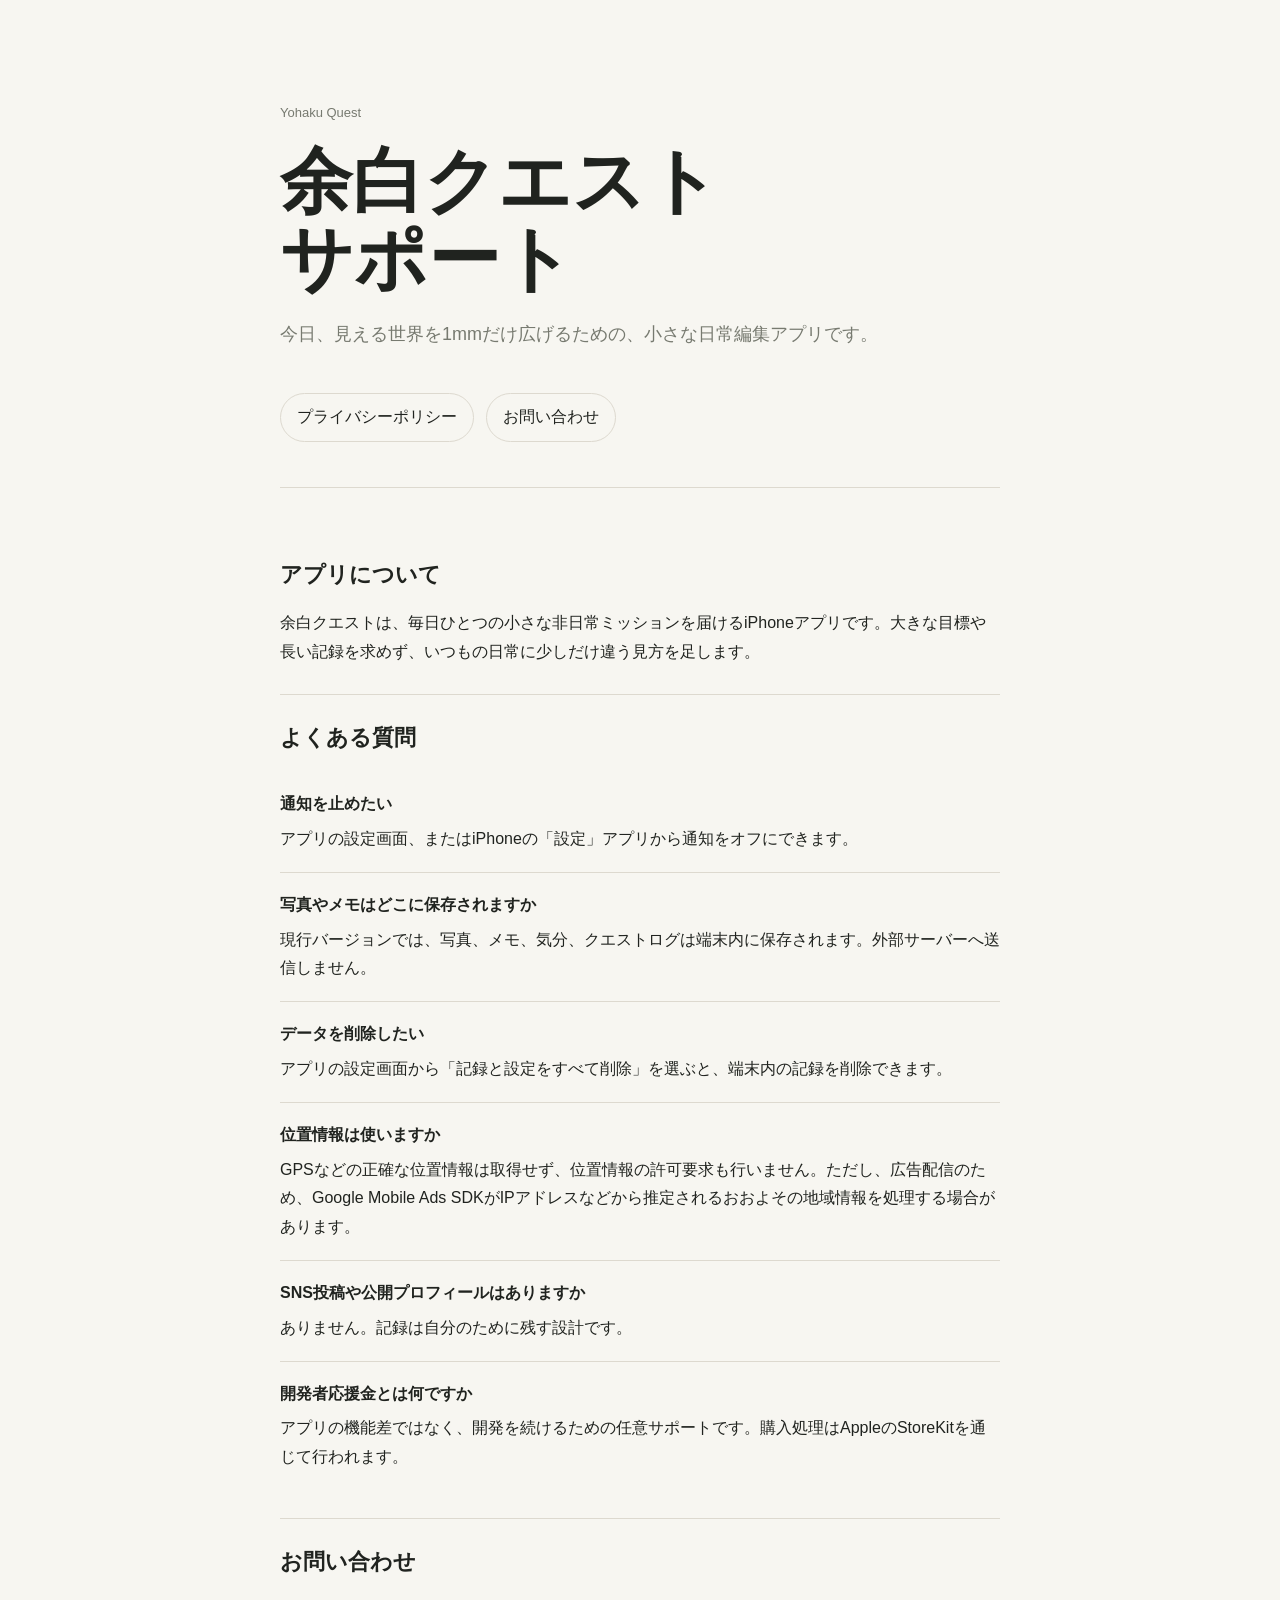
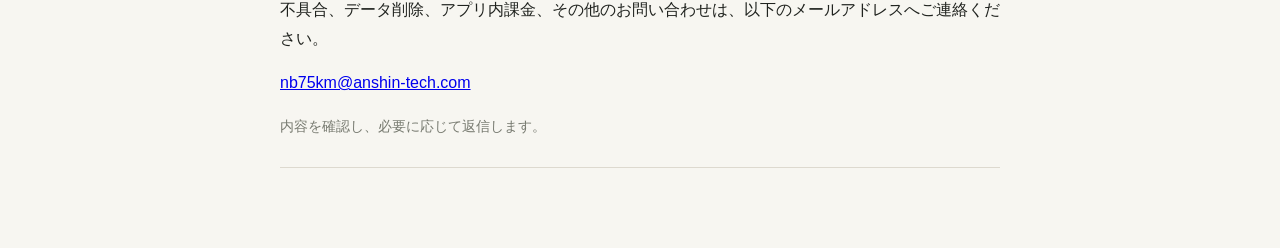
<file: public/index.html>
<!doctype html>
<html lang="ja">
<head>
  <meta charset="utf-8">
  <meta name="viewport" content="width=device-width, initial-scale=1">
  <title>余白クエスト サポート</title>
  <meta name="description" content="余白クエストのサポートページです。通知、データ削除、写真やメモの保存について案内します。">
  <link rel="stylesheet" href="style.css">
</head>
<body>
  <main class="page">
    <section class="hero">
      <p class="eyebrow">Yohaku Quest</p>
      <h1>余白クエスト<br>サポート</h1>
      <p class="lead">今日、見える世界を1mmだけ広げるための、小さな日常編集アプリです。</p>
      <nav class="actions" aria-label="関連ページ">
        <a href="privacy.html">プライバシーポリシー</a>
        <a href="#contact">お問い合わせ</a>
      </nav>
    </section>

    <section class="section" aria-labelledby="about">
      <h2 id="about">アプリについて</h2>
      <p>余白クエストは、毎日ひとつの小さな非日常ミッションを届けるiPhoneアプリです。大きな目標や長い記録を求めず、いつもの日常に少しだけ違う見方を足します。</p>
    </section>

    <section class="section" aria-labelledby="faq">
      <h2 id="faq">よくある質問</h2>
      <article class="qa">
        <h3>通知を止めたい</h3>
        <p>アプリの設定画面、またはiPhoneの「設定」アプリから通知をオフにできます。</p>
      </article>
      <article class="qa">
        <h3>写真やメモはどこに保存されますか</h3>
        <p>現行バージョンでは、写真、メモ、気分、クエストログは端末内に保存されます。外部サーバーへ送信しません。</p>
      </article>
      <article class="qa">
        <h3>データを削除したい</h3>
        <p>アプリの設定画面から「記録と設定をすべて削除」を選ぶと、端末内の記録を削除できます。</p>
      </article>
      <article class="qa">
        <h3>位置情報は使いますか</h3>
        <p>GPSなどの正確な位置情報は取得せず、位置情報の許可要求も行いません。ただし、広告配信のため、Google Mobile Ads SDKがIPアドレスなどから推定されるおおよその地域情報を処理する場合があります。</p>
      </article>
      <article class="qa">
        <h3>SNS投稿や公開プロフィールはありますか</h3>
        <p>ありません。記録は自分のために残す設計です。</p>
      </article>
      <article class="qa">
        <h3>開発者応援金とは何ですか</h3>
        <p>アプリの機能差ではなく、開発を続けるための任意サポートです。購入処理はAppleのStoreKitを通じて行われます。</p>
      </article>
    </section>

    <section class="section" id="contact" aria-labelledby="contact-title">
      <h2 id="contact-title">お問い合わせ</h2>
      <p>不具合、データ削除、アプリ内課金、その他のお問い合わせは、以下のメールアドレスへご連絡ください。</p>
      <p><a href="mailto:nb75km@anshin-tech.com">nb75km@anshin-tech.com</a></p>
      <p class="note">内容を確認し、必要に応じて返信します。</p>
    </section>
  </main>
</body>
</html>
</file>
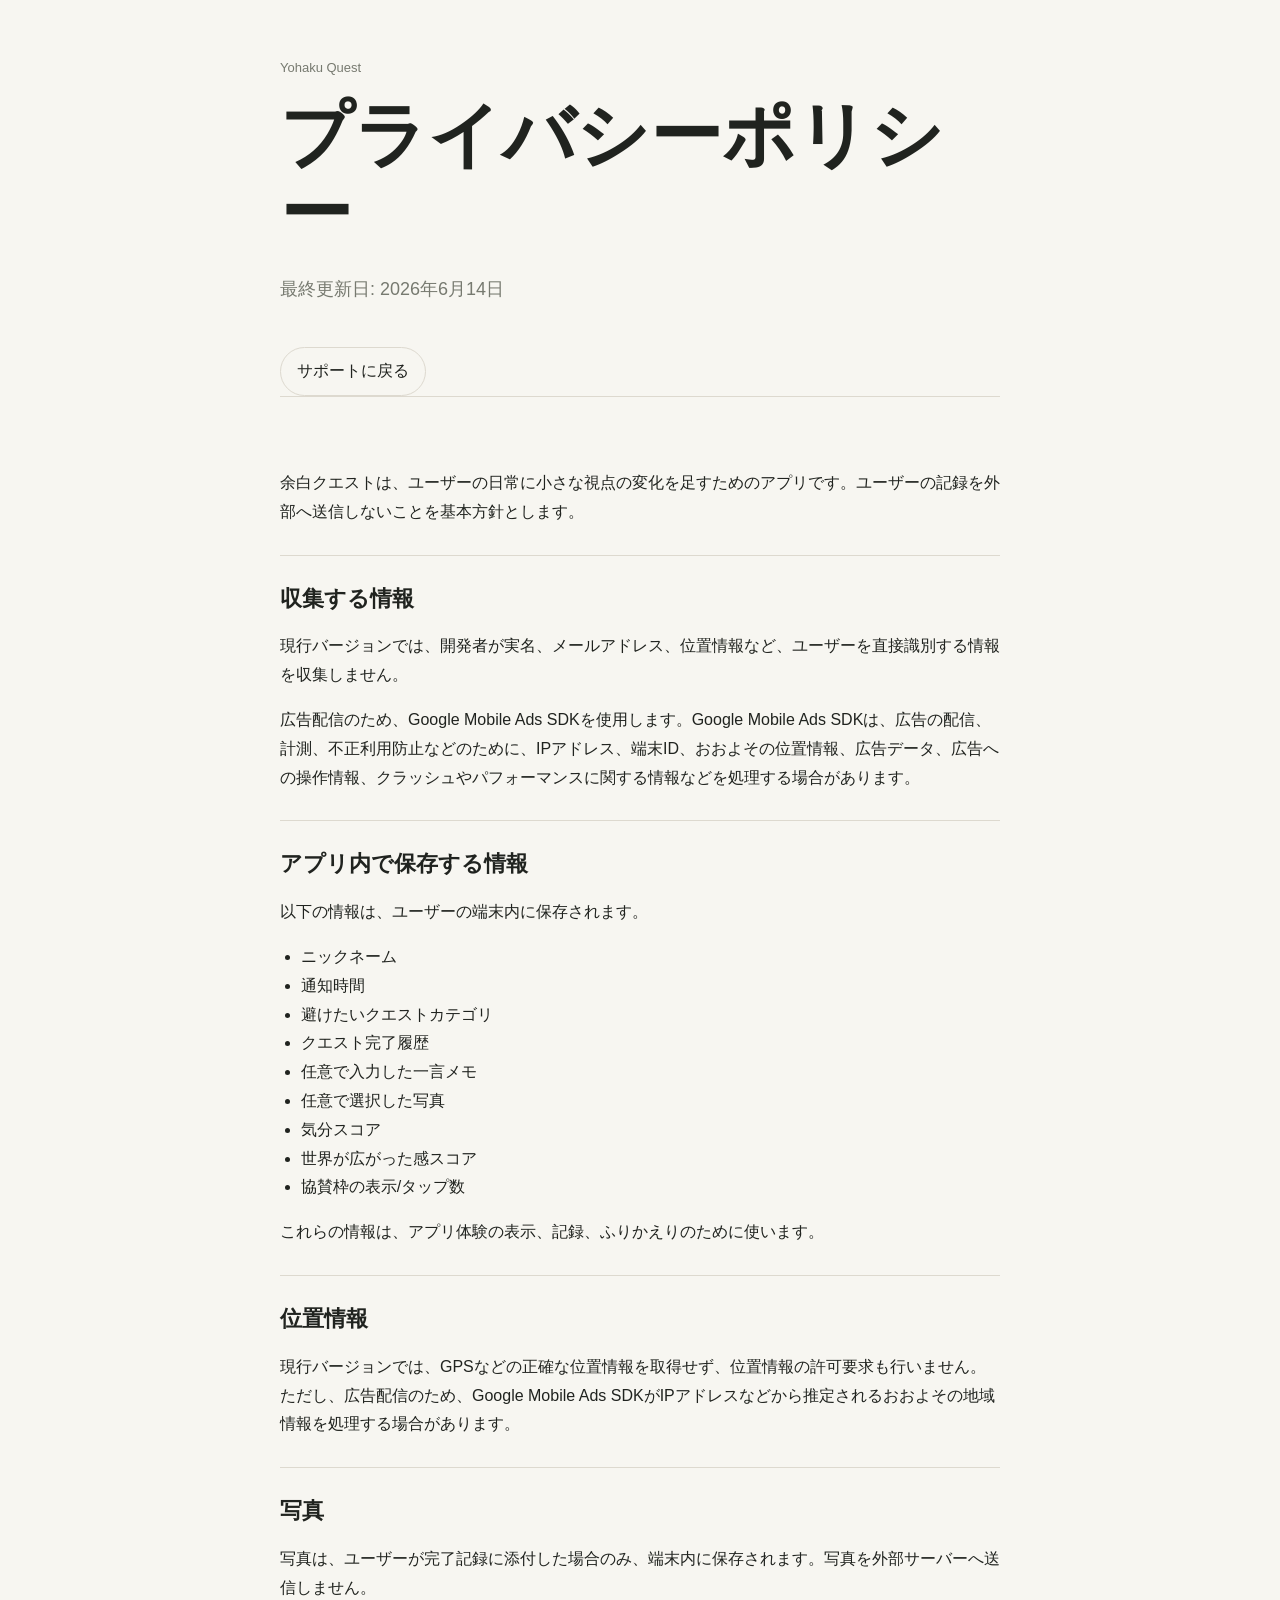
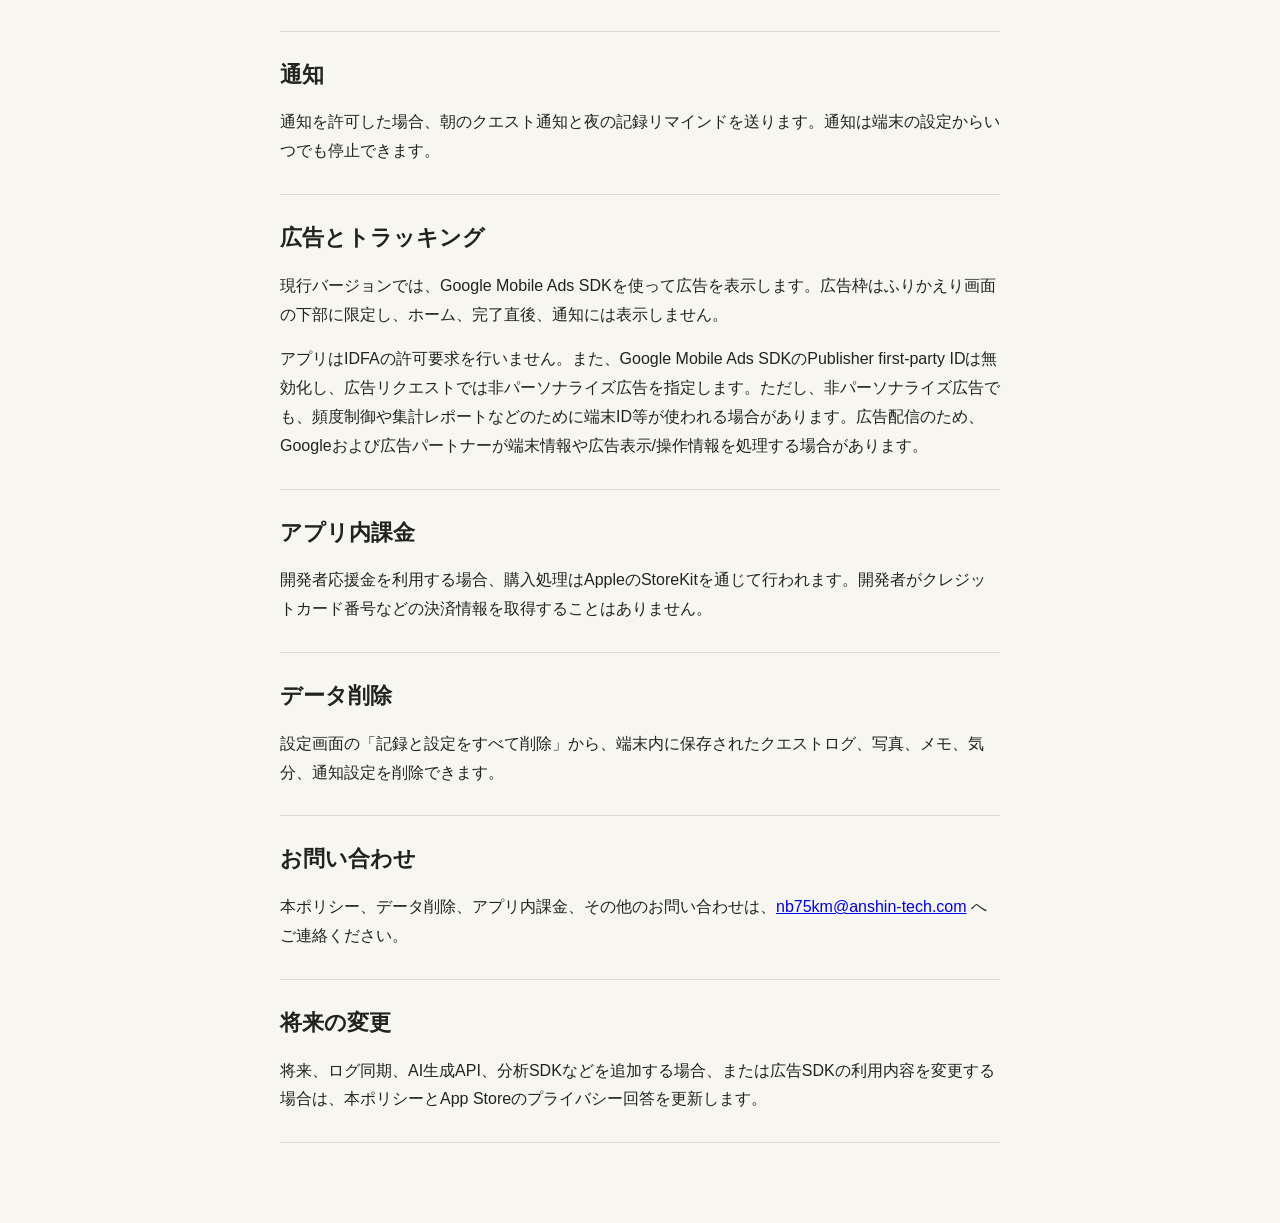
<file: public/privacy.html>
<!doctype html>
<html lang="ja">
<head>
  <meta charset="utf-8">
  <meta name="viewport" content="width=device-width, initial-scale=1">
  <title>余白クエスト プライバシーポリシー</title>
  <meta name="description" content="余白クエストのプライバシーポリシーです。保存する情報、写真、通知、広告、データ削除について説明します。">
  <link rel="stylesheet" href="style.css">
</head>
<body>
  <main class="page">
    <section class="hero compact">
      <p class="eyebrow">Yohaku Quest</p>
      <h1>プライバシーポリシー</h1>
      <p class="lead">最終更新日: 2026年6月14日</p>
      <nav class="actions" aria-label="関連ページ">
        <a href="index.html">サポートに戻る</a>
      </nav>
    </section>

    <section class="section">
      <p>余白クエストは、ユーザーの日常に小さな視点の変化を足すためのアプリです。ユーザーの記録を外部へ送信しないことを基本方針とします。</p>
    </section>

    <section class="section">
      <h2>収集する情報</h2>
      <p>現行バージョンでは、開発者が実名、メールアドレス、位置情報など、ユーザーを直接識別する情報を収集しません。</p>
      <p>広告配信のため、Google Mobile Ads SDKを使用します。Google Mobile Ads SDKは、広告の配信、計測、不正利用防止などのために、IPアドレス、端末ID、おおよその位置情報、広告データ、広告への操作情報、クラッシュやパフォーマンスに関する情報などを処理する場合があります。</p>
    </section>

    <section class="section">
      <h2>アプリ内で保存する情報</h2>
      <p>以下の情報は、ユーザーの端末内に保存されます。</p>
      <ul>
        <li>ニックネーム</li>
        <li>通知時間</li>
        <li>避けたいクエストカテゴリ</li>
        <li>クエスト完了履歴</li>
        <li>任意で入力した一言メモ</li>
        <li>任意で選択した写真</li>
        <li>気分スコア</li>
        <li>世界が広がった感スコア</li>
        <li>協賛枠の表示/タップ数</li>
      </ul>
      <p>これらの情報は、アプリ体験の表示、記録、ふりかえりのために使います。</p>
    </section>

    <section class="section">
      <h2>位置情報</h2>
      <p>現行バージョンでは、GPSなどの正確な位置情報を取得せず、位置情報の許可要求も行いません。ただし、広告配信のため、Google Mobile Ads SDKがIPアドレスなどから推定されるおおよその地域情報を処理する場合があります。</p>
    </section>

    <section class="section">
      <h2>写真</h2>
      <p>写真は、ユーザーが完了記録に添付した場合のみ、端末内に保存されます。写真を外部サーバーへ送信しません。</p>
    </section>

    <section class="section">
      <h2>通知</h2>
      <p>通知を許可した場合、朝のクエスト通知と夜の記録リマインドを送ります。通知は端末の設定からいつでも停止できます。</p>
    </section>

    <section class="section">
      <h2>広告とトラッキング</h2>
      <p>現行バージョンでは、Google Mobile Ads SDKを使って広告を表示します。広告枠はふりかえり画面の下部に限定し、ホーム、完了直後、通知には表示しません。</p>
      <p>アプリはIDFAの許可要求を行いません。また、Google Mobile Ads SDKのPublisher first-party IDは無効化し、広告リクエストでは非パーソナライズ広告を指定します。ただし、非パーソナライズ広告でも、頻度制御や集計レポートなどのために端末ID等が使われる場合があります。広告配信のため、Googleおよび広告パートナーが端末情報や広告表示/操作情報を処理する場合があります。</p>
    </section>

    <section class="section">
      <h2>アプリ内課金</h2>
      <p>開発者応援金を利用する場合、購入処理はAppleのStoreKitを通じて行われます。開発者がクレジットカード番号などの決済情報を取得することはありません。</p>
    </section>

    <section class="section">
      <h2>データ削除</h2>
      <p>設定画面の「記録と設定をすべて削除」から、端末内に保存されたクエストログ、写真、メモ、気分、通知設定を削除できます。</p>
    </section>

    <section class="section">
      <h2>お問い合わせ</h2>
      <p>本ポリシー、データ削除、アプリ内課金、その他のお問い合わせは、<a href="mailto:nb75km@anshin-tech.com">nb75km@anshin-tech.com</a> へご連絡ください。</p>
    </section>

    <section class="section">
      <h2>将来の変更</h2>
      <p>将来、ログ同期、AI生成API、分析SDKなどを追加する場合、または広告SDKの利用内容を変更する場合は、本ポリシーとApp Storeのプライバシー回答を更新します。</p>
    </section>
  </main>
</body>
</html>
</file>
<file: public/style.css>
:root {
  color-scheme: light;
  --paper: #f7f6f1;
  --ink: #20231f;
  --muted: #777a70;
  --line: #ddd9cf;
  --soft: #eeece4;
  --accent: #2d322c;
}

* {
  box-sizing: border-box;
}

body {
  margin: 0;
  background: var(--paper);
  color: var(--ink);
  font-family: -apple-system, BlinkMacSystemFont, "Hiragino Sans", "Yu Gothic", "YuGothic", "Noto Sans JP", sans-serif;
  line-height: 1.8;
  letter-spacing: 0;
}

.page {
  width: min(720px, calc(100% - 40px));
  margin: 0 auto;
  padding: 56px 0 80px;
}

.hero {
  min-height: 48vh;
  display: grid;
  align-content: center;
  border-bottom: 1px solid var(--line);
  margin-bottom: 44px;
}

.hero.compact {
  min-height: 32vh;
}

.eyebrow {
  margin: 0 0 18px;
  color: var(--muted);
  font-size: 13px;
}

h1,
h2,
h3,
p {
  margin-top: 0;
}

h1 {
  margin-bottom: 20px;
  font-size: clamp(42px, 9vw, 72px);
  line-height: 1.08;
  font-weight: 700;
}

h2 {
  margin-bottom: 18px;
  font-size: 22px;
  line-height: 1.4;
}

h3 {
  margin-bottom: 6px;
  font-size: 16px;
}

.lead {
  max-width: 34em;
  color: var(--muted);
  font-size: 18px;
}

.actions {
  display: flex;
  flex-wrap: wrap;
  gap: 12px;
  margin-top: 24px;
}

.actions a {
  border: 1px solid var(--line);
  border-radius: 999px;
  color: var(--ink);
  padding: 9px 16px;
  text-decoration: none;
}

.actions a:focus,
.actions a:hover {
  background: var(--soft);
}

.section {
  padding: 28px 0;
  border-bottom: 1px solid var(--line);
}

.section p:last-child,
.qa p:last-child,
.section ul:last-child {
  margin-bottom: 0;
}

.qa {
  padding: 18px 0;
}

.qa + .qa {
  border-top: 1px solid var(--line);
}

ul {
  padding-left: 1.3em;
}

.note {
  color: var(--muted);
  font-size: 14px;
}

@media (max-width: 520px) {
  .page {
    width: min(100% - 28px, 720px);
    padding-top: 32px;
  }

  .hero {
    min-height: 42vh;
  }

  h1 {
    font-size: clamp(38px, 14vw, 58px);
  }
}
</file>
